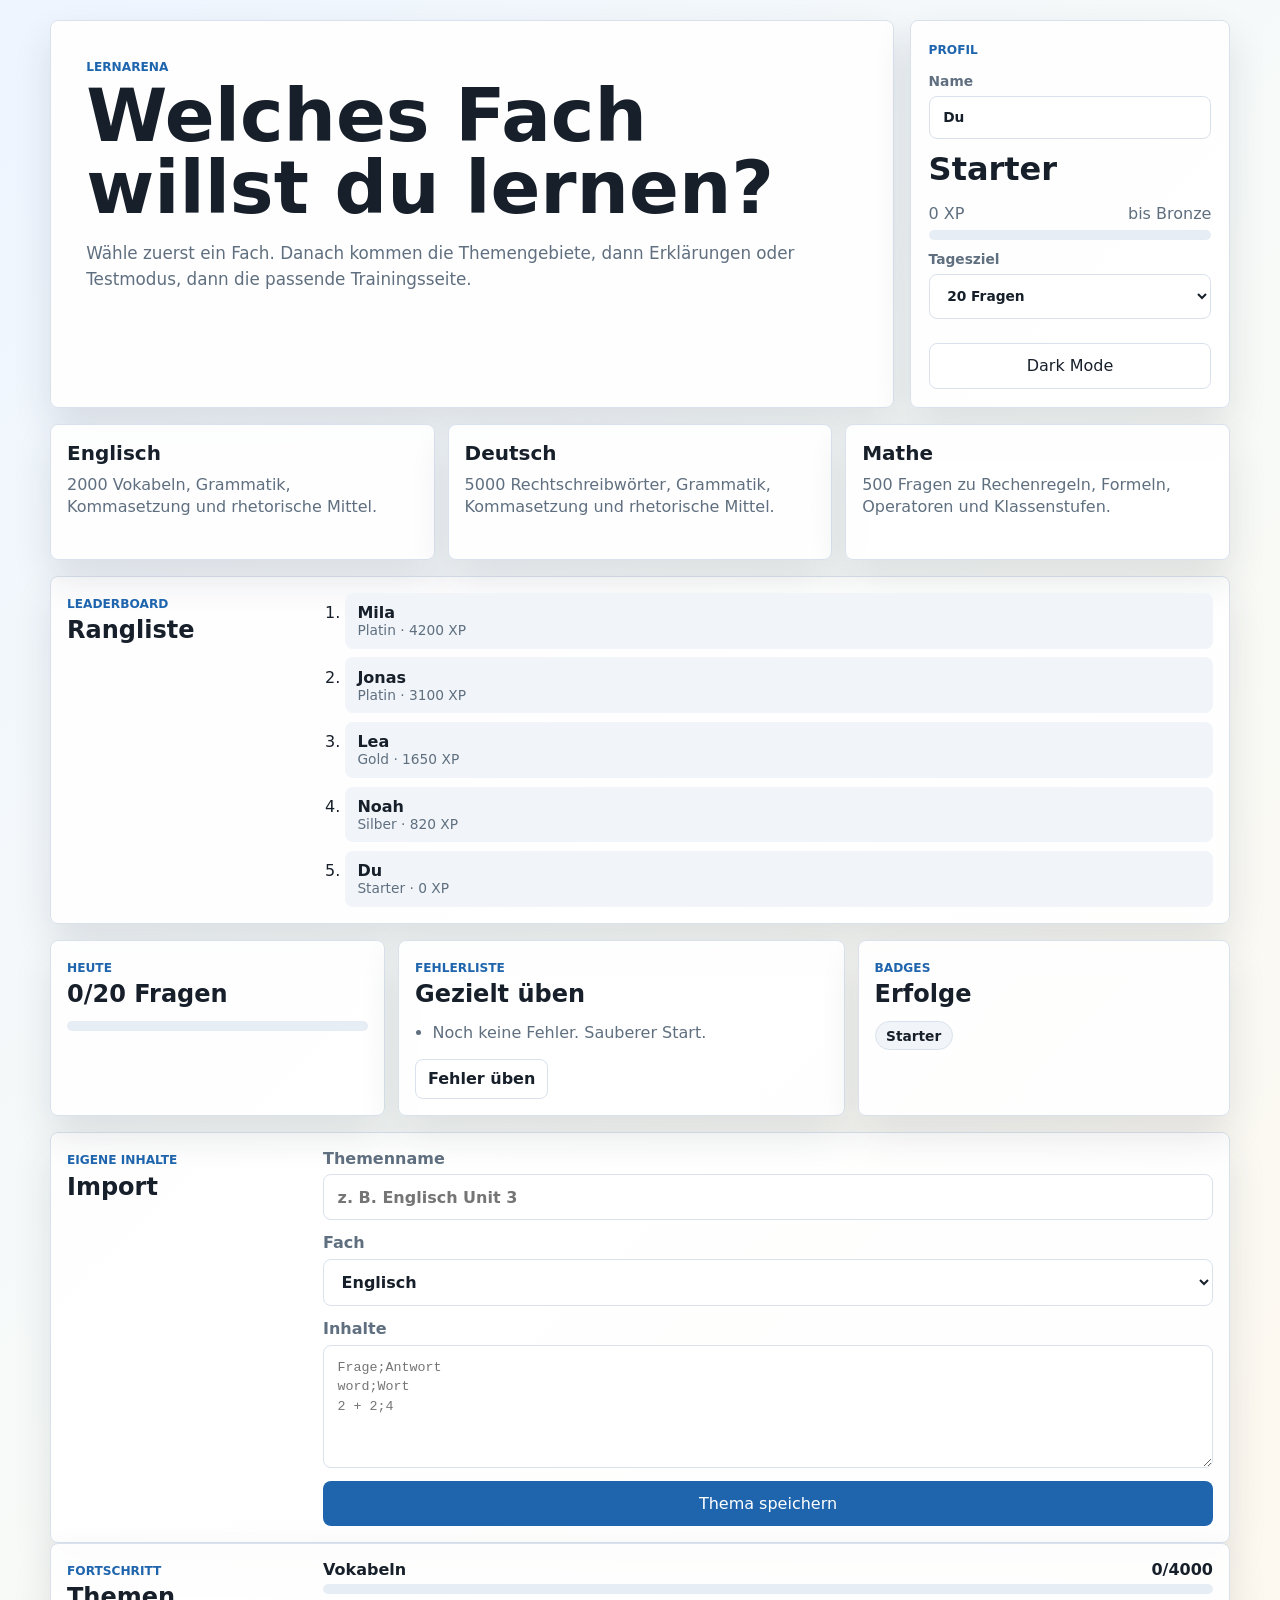
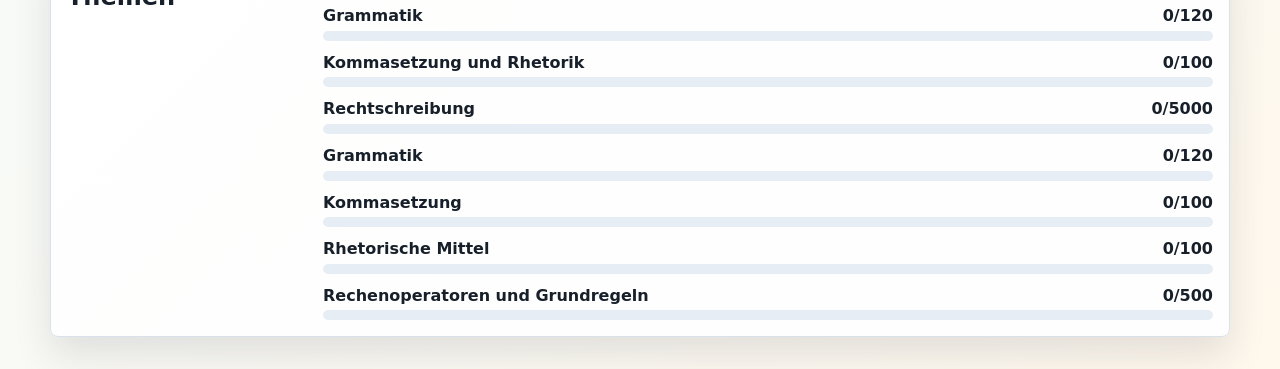
<file: index.html>
<!doctype html>
<html lang="de">
  <head>
    <meta charset="utf-8" />
    <meta name="viewport" content="width=device-width, initial-scale=1" />
    <title>Lernarena - Fach wählen</title>
    <link rel="stylesheet" href="styles.css" />
  </head>
  <body data-page="home">
    <main class="home">
      <header class="hero">
        <div>
          <span class="eyebrow">Lernarena</span>
          <h1>Welches Fach willst du lernen?</h1>
          <p>Wähle zuerst ein Fach. Danach kommen die Themengebiete, dann Erklärungen oder Testmodus, dann die passende Trainingsseite.</p>
        </div>
        <section class="profile-card">
          <span class="eyebrow">Profil</span>
          <label class="compact-label">
            Name
            <input id="playerNameInput" type="text" placeholder="Dein Name" />
          </label>
          <h2 id="rankTitle">Starter</h2>
          <div class="xp-row">
            <span id="xpText">0 XP</span>
            <span id="nextRankText">bis Bronze</span>
          </div>
          <div class="progress-track"><div id="xpProgress" class="progress-fill"></div></div>
          <label class="compact-label">
            Tagesziel
            <select id="dailyGoalSelect">
              <option value="10">10 Fragen</option>
              <option value="20">20 Fragen</option>
              <option value="50">50 Fragen</option>
              <option value="100">100 Fragen</option>
            </select>
          </label>
          <button id="themeToggle" class="ghost-button full-button">Dark Mode</button>
        </section>
      </header>

      <section class="subject-choice">
        <a class="mode-card subject-card" href="fach.html?subject=english">
          <strong>Englisch</strong>
          <span>2000 Vokabeln, Grammatik, Kommasetzung und rhetorische Mittel.</span>
        </a>
        <a class="mode-card subject-card" href="fach.html?subject=german">
          <strong>Deutsch</strong>
          <span>5000 Rechtschreibwörter, Grammatik, Kommasetzung und rhetorische Mittel.</span>
        </a>
        <a class="mode-card subject-card" href="fach.html?subject=math">
          <strong>Mathe</strong>
          <span>500 Fragen zu Rechenregeln, Formeln, Operatoren und Klassenstufen.</span>
        </a>
      </section>

      <section class="leaderboard-card">
        <div>
          <span class="eyebrow">Leaderboard</span>
          <h2>Rangliste</h2>
        </div>
        <ol id="leaderboard" class="leaderboard"></ol>
      </section>

      <section class="dashboard-grid">
        <article class="dashboard-card">
          <span class="eyebrow">Heute</span>
          <h2 id="dailyGoalText">0/20 Fragen</h2>
          <div class="progress-track"><div id="dailyGoalProgress" class="progress-fill"></div></div>
        </article>
        <article class="dashboard-card">
          <span class="eyebrow">Fehlerliste</span>
          <h2>Gezielt üben</h2>
          <ul id="mistakeList" class="simple-list"></ul>
          <a class="inline-action" href="multiple-choice.html?subject=all&topic=mistakes&mode=choice&phase=review&count=20&direction=auto">Fehler üben</a>
        </article>
        <article class="dashboard-card">
          <span class="eyebrow">Badges</span>
          <h2>Erfolge</h2>
          <div id="badgeList" class="badge-list"></div>
        </article>
      </section>

      <section class="leaderboard-card">
        <div>
          <span class="eyebrow">Eigene Inhalte</span>
          <h2>Import</h2>
        </div>
        <div class="import-panel">
          <label>Themenname <input id="customTopicName" type="text" placeholder="z. B. Englisch Unit 3" /></label>
          <label>Fach
            <select id="customTopicSubject">
              <option value="english">Englisch</option>
              <option value="german">Deutsch</option>
              <option value="math">Mathe</option>
            </select>
          </label>
          <label>Inhalte
            <textarea id="customTopicData" rows="5" placeholder="Frage;Antwort&#10;word;Wort&#10;2 + 2;4"></textarea>
          </label>
          <button id="customTopicButton">Thema speichern</button>
        </div>
      </section>

      <section class="leaderboard-card">
        <div>
          <span class="eyebrow">Fortschritt</span>
          <h2>Themen</h2>
        </div>
        <div id="topicProgress" class="topic-progress"></div>
      </section>
    </main>
    <script src="app.js"></script>
  </body>
</html>
</file>
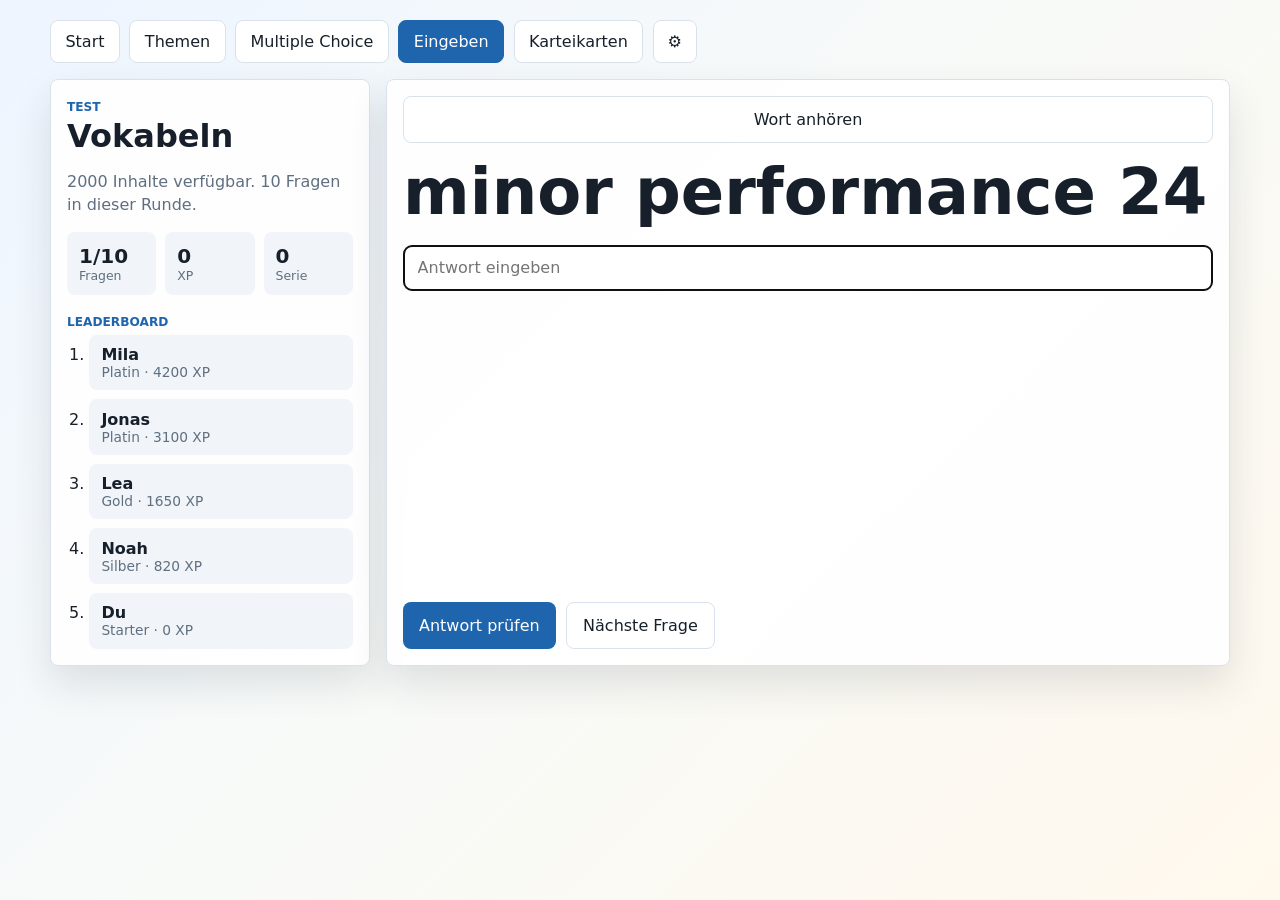
<file: eingeben.html>
<!doctype html>
<html lang="de">
  <head>
    <meta charset="utf-8" />
    <meta name="viewport" content="width=device-width, initial-scale=1" />
    <title>Eingeben - Lernarena</title>
    <link rel="stylesheet" href="styles.css" />
  </head>
  <body data-page="trainer" data-mode="type">
    <main class="trainer-page">
      <nav class="top-nav">
        <a href="index.html">Start</a>
        <a id="backToTopics" href="fach.html">Themen</a>
        <a id="switchChoice" href="multiple-choice.html">Multiple Choice</a>
        <a id="switchType" href="eingeben.html">Eingeben</a>
        <a id="switchFlash" href="karteikarten.html">Karteikarten</a>
        <button id="settingsButton" class="ghost-button settings-button">⚙</button>
      </nav>
      <section id="settingsPanel" class="settings-panel hidden">
        <label>Anzahl <select id="countSetting"></select></label>
        <label>Sprache/Richtung <select id="directionSetting"></select></label>
      </section>
      <section class="trainer-shell">
        <aside class="session-panel">
          <span class="eyebrow" id="phaseLabel">Lernen</span>
          <h1 id="sessionTitle">Training</h1>
          <p id="sessionMeta"></p>
          <div class="stat-grid">
            <div><strong id="questionCounter">0/0</strong><span>Fragen</span></div>
            <div><strong id="sessionXp">0</strong><span>XP</span></div>
            <div><strong id="streakText">0</strong><span>Serie</span></div>
          </div>
          <section class="mini-leaderboard">
            <span class="eyebrow">Leaderboard</span>
            <ol id="leaderboard" class="leaderboard"></ol>
          </section>
        </aside>
        <article class="question-panel">
          <div id="ruleBox" class="rule-box"></div>
          <button id="speakButton" class="ghost-button hidden">Wort anhören</button>
          <h2 id="questionText">Frage wird geladen...</h2>
          <div id="answerArea" class="answer-area"></div>
          <div id="feedback" class="feedback" aria-live="polite"></div>
          <div class="trainer-actions">
            <button id="checkButton">Antwort prüfen</button>
            <button id="nextButton" class="ghost-button">Nächste Frage</button>
          </div>
        </article>
      </section>
    </main>
    <script src="app.js"></script>
  </body>
</html>
</file>
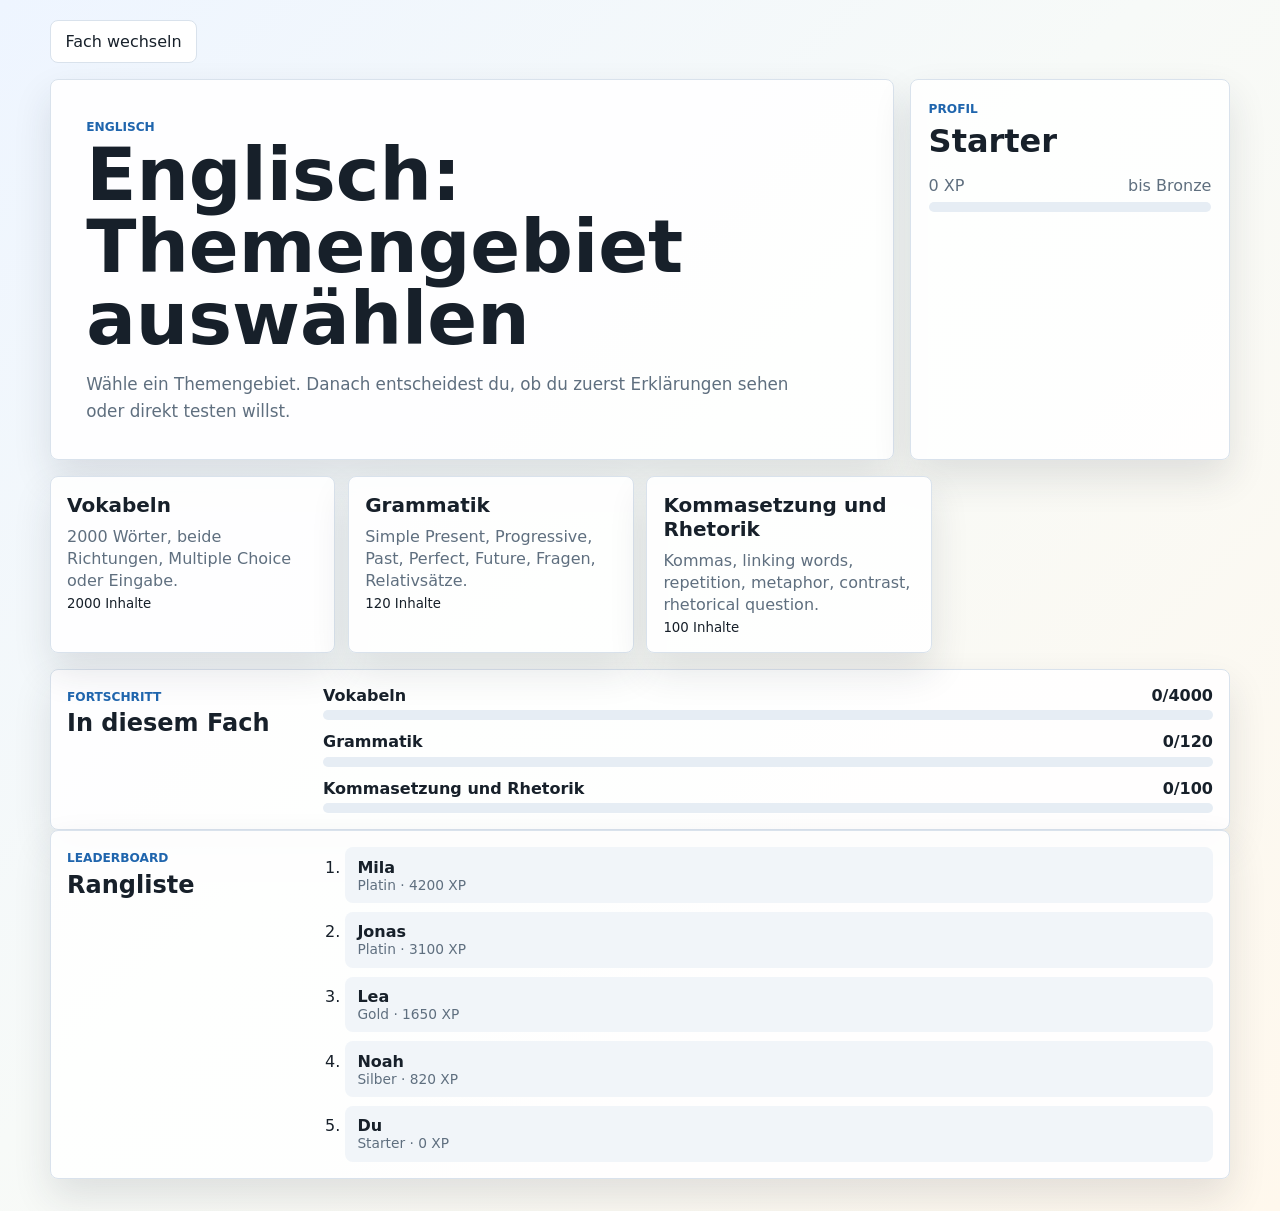
<file: fach.html>
<!doctype html>
<html lang="de">
  <head>
    <meta charset="utf-8" />
    <meta name="viewport" content="width=device-width, initial-scale=1" />
    <title>Lernarena - Themen</title>
    <link rel="stylesheet" href="styles.css" />
  </head>
  <body data-page="subject">
    <main class="home">
      <nav class="top-nav"><a href="index.html">Fach wechseln</a></nav>
      <header class="hero slim">
        <div>
          <span class="eyebrow" id="subjectKicker">Fach</span>
          <h1 id="subjectTitle">Thema auswählen</h1>
          <p id="subjectText">Wähle ein Themengebiet. Danach entscheidest du, ob du zuerst Erklärungen sehen oder direkt testen willst.</p>
        </div>
        <section class="profile-card">
          <span class="eyebrow">Profil</span>
          <h2 id="rankTitle">Starter</h2>
          <div class="xp-row"><span id="xpText">0 XP</span><span id="nextRankText">bis Bronze</span></div>
          <div class="progress-track"><div id="xpProgress" class="progress-fill"></div></div>
        </section>
      </header>
      <section id="topicGrid" class="mode-grid topic-grid"></section>
      <section class="leaderboard-card">
        <div><span class="eyebrow">Fortschritt</span><h2>In diesem Fach</h2></div>
        <div id="topicProgress" class="topic-progress"></div>
      </section>
      <section class="leaderboard-card">
        <div><span class="eyebrow">Leaderboard</span><h2>Rangliste</h2></div>
        <ol id="leaderboard" class="leaderboard"></ol>
      </section>
    </main>
    <script src="app.js"></script>
  </body>
</html>
</file>
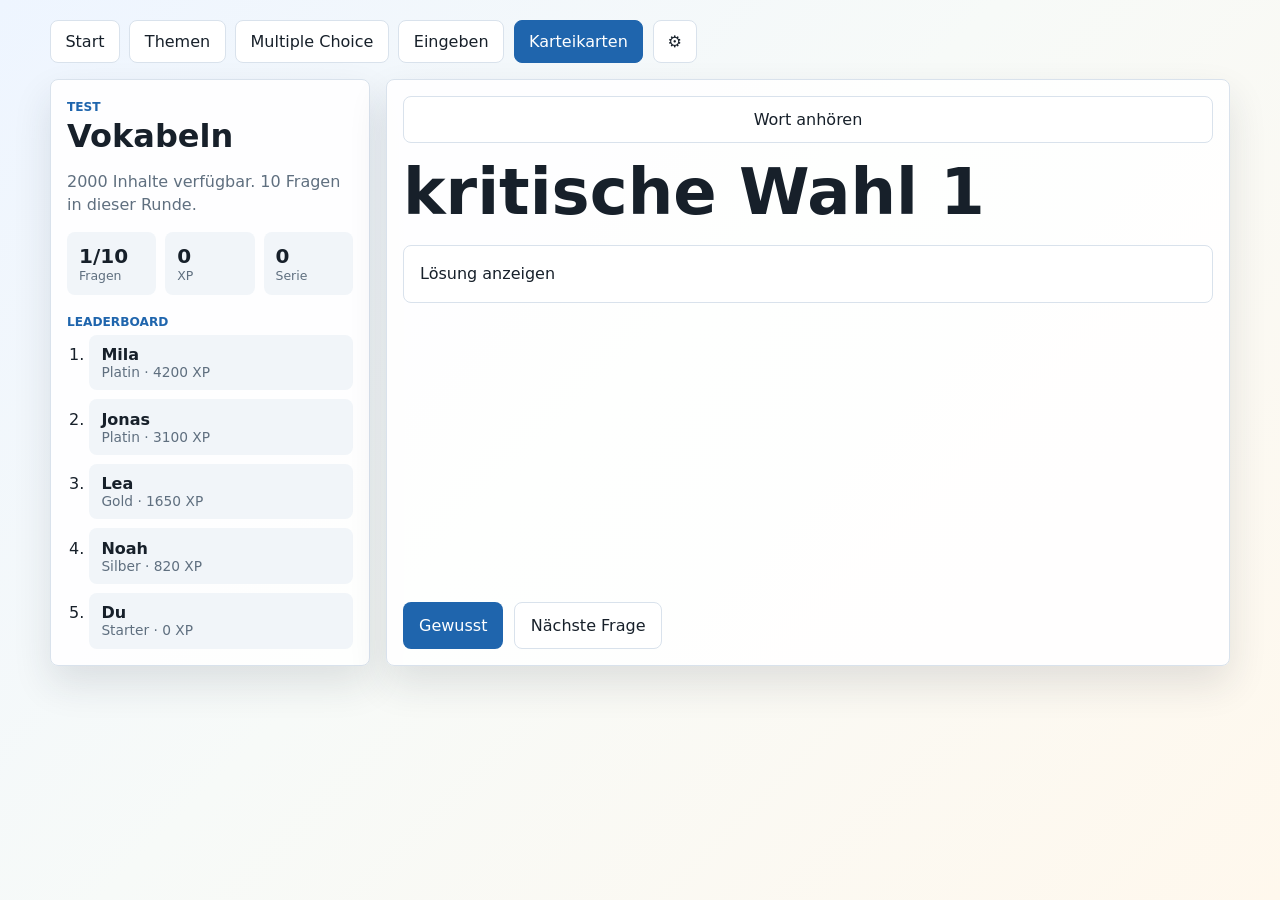
<file: karteikarten.html>
<!doctype html>
<html lang="de">
  <head>
    <meta charset="utf-8" />
    <meta name="viewport" content="width=device-width, initial-scale=1" />
    <title>Karteikarten - Lernarena</title>
    <link rel="stylesheet" href="styles.css" />
  </head>
  <body data-page="trainer" data-mode="flash">
    <main class="trainer-page">
      <nav class="top-nav">
        <a href="index.html">Start</a>
        <a id="backToTopics" href="fach.html">Themen</a>
        <a id="switchChoice" href="multiple-choice.html">Multiple Choice</a>
        <a id="switchType" href="eingeben.html">Eingeben</a>
        <a id="switchFlash" href="karteikarten.html">Karteikarten</a>
        <button id="settingsButton" class="ghost-button settings-button">⚙</button>
      </nav>
      <section id="settingsPanel" class="settings-panel hidden">
        <label>Anzahl <select id="countSetting"></select></label>
        <label>Sprache/Richtung <select id="directionSetting"></select></label>
      </section>
      <section class="trainer-shell">
        <aside class="session-panel">
          <span class="eyebrow" id="phaseLabel">Lernen</span>
          <h1 id="sessionTitle">Training</h1>
          <p id="sessionMeta"></p>
          <div class="stat-grid">
            <div><strong id="questionCounter">0/0</strong><span>Fragen</span></div>
            <div><strong id="sessionXp">0</strong><span>XP</span></div>
            <div><strong id="streakText">0</strong><span>Serie</span></div>
          </div>
          <section class="mini-leaderboard">
            <span class="eyebrow">Leaderboard</span>
            <ol id="leaderboard" class="leaderboard"></ol>
          </section>
        </aside>
        <article class="question-panel">
          <div id="ruleBox" class="rule-box"></div>
          <button id="speakButton" class="ghost-button hidden">Wort anhören</button>
          <h2 id="questionText">Frage wird geladen...</h2>
          <div id="answerArea" class="answer-area"></div>
          <div id="feedback" class="feedback" aria-live="polite"></div>
          <div class="trainer-actions">
            <button id="checkButton">Gewusst</button>
            <button id="nextButton" class="ghost-button">Nächste Frage</button>
          </div>
        </article>
      </section>
    </main>
    <script src="app.js"></script>
  </body>
</html>
</file>
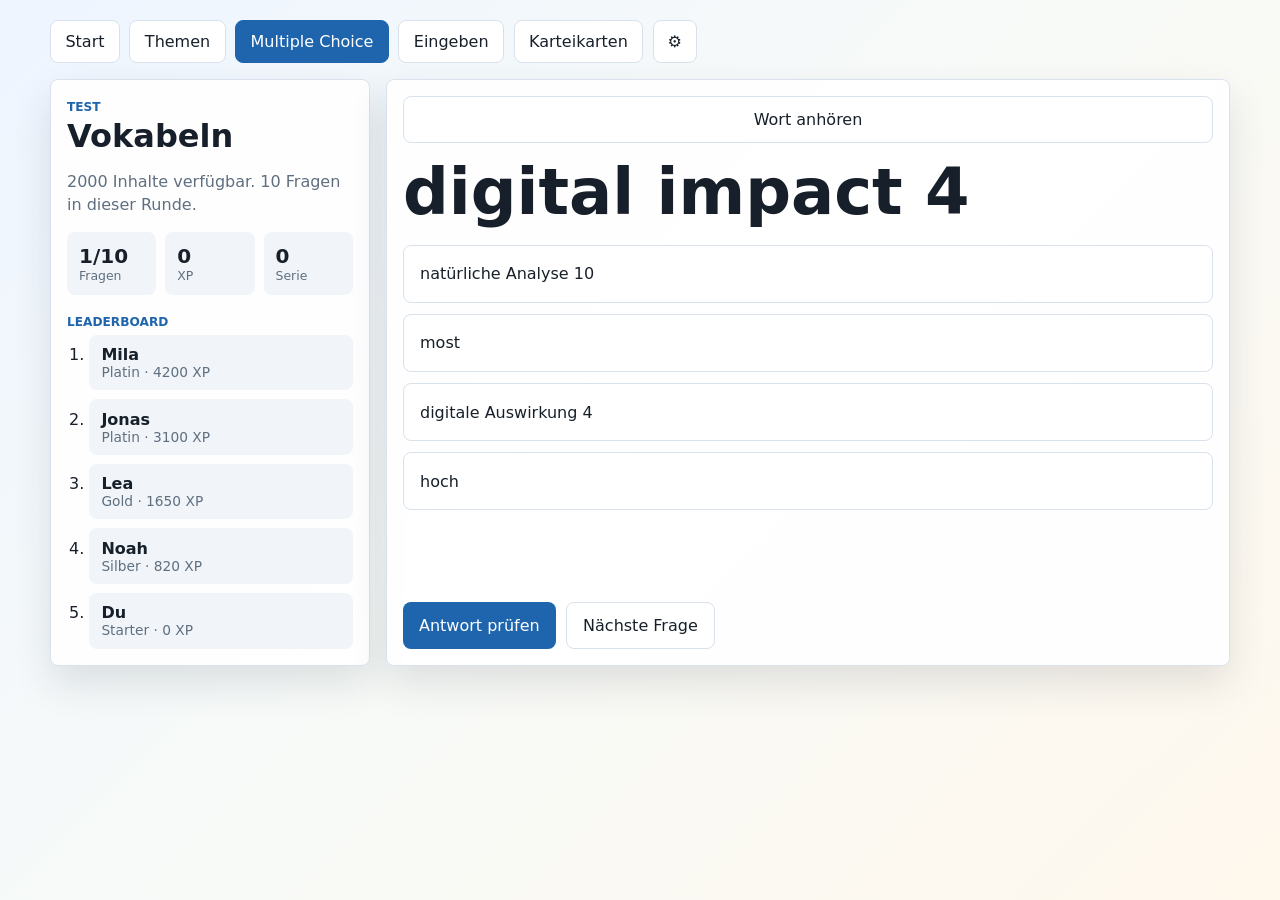
<file: multiple-choice.html>
<!doctype html>
<html lang="de">
  <head>
    <meta charset="utf-8" />
    <meta name="viewport" content="width=device-width, initial-scale=1" />
    <title>Multiple Choice - Lernarena</title>
    <link rel="stylesheet" href="styles.css" />
  </head>
  <body data-page="trainer" data-mode="choice">
    <main class="trainer-page">
      <nav class="top-nav">
        <a href="index.html">Start</a>
        <a id="backToTopics" href="fach.html">Themen</a>
        <a id="switchChoice" href="multiple-choice.html">Multiple Choice</a>
        <a id="switchType" href="eingeben.html">Eingeben</a>
        <a id="switchFlash" href="karteikarten.html">Karteikarten</a>
        <button id="settingsButton" class="ghost-button settings-button">⚙</button>
      </nav>
      <section id="settingsPanel" class="settings-panel hidden">
        <label>Anzahl <select id="countSetting"></select></label>
        <label>Sprache/Richtung <select id="directionSetting"></select></label>
      </section>
      <section class="trainer-shell">
        <aside class="session-panel">
          <span class="eyebrow" id="phaseLabel">Lernen</span>
          <h1 id="sessionTitle">Training</h1>
          <p id="sessionMeta"></p>
          <div class="stat-grid">
            <div><strong id="questionCounter">0/0</strong><span>Fragen</span></div>
            <div><strong id="sessionXp">0</strong><span>XP</span></div>
            <div><strong id="streakText">0</strong><span>Serie</span></div>
          </div>
          <section class="mini-leaderboard">
            <span class="eyebrow">Leaderboard</span>
            <ol id="leaderboard" class="leaderboard"></ol>
          </section>
        </aside>
        <article class="question-panel">
          <div id="ruleBox" class="rule-box"></div>
          <button id="speakButton" class="ghost-button hidden">Wort anhören</button>
          <h2 id="questionText">Frage wird geladen...</h2>
          <div id="answerArea" class="answer-area"></div>
          <div id="feedback" class="feedback" aria-live="polite"></div>
          <div class="trainer-actions">
            <button id="checkButton">Antwort prüfen</button>
            <button id="nextButton" class="ghost-button">Nächste Frage</button>
          </div>
        </article>
      </section>
    </main>
    <script src="app.js"></script>
  </body>
</html>
</file>
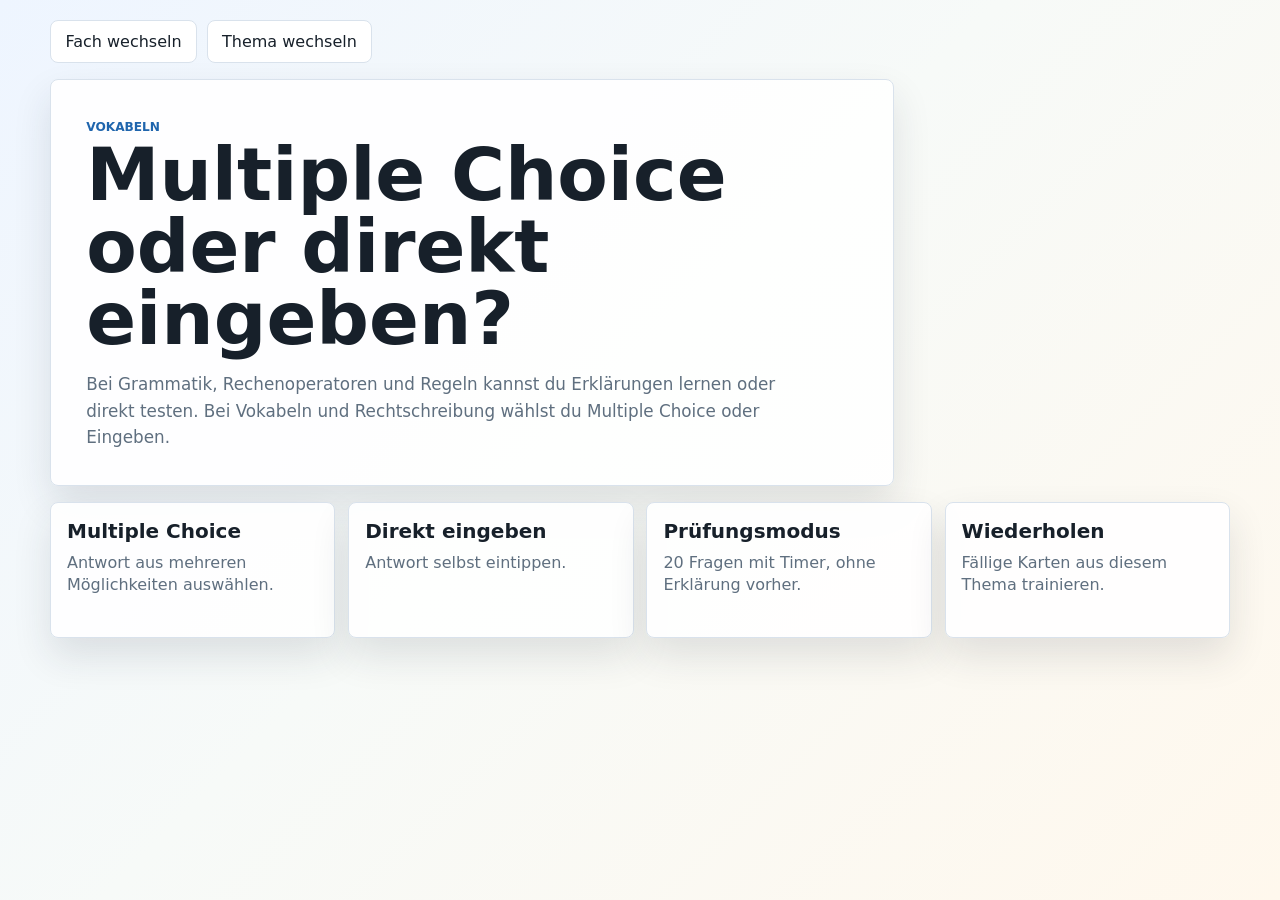
<file: setup.html>
<!doctype html>
<html lang="de">
  <head>
    <meta charset="utf-8" />
    <meta name="viewport" content="width=device-width, initial-scale=1" />
    <title>Lernarena - Lernart</title>
    <link rel="stylesheet" href="styles.css" />
  </head>
  <body data-page="setup">
    <main class="home">
      <nav class="top-nav">
        <a href="index.html">Fach wechseln</a>
        <a id="backToTopics" href="fach.html">Thema wechseln</a>
      </nav>
      <header class="hero slim">
        <div>
          <span class="eyebrow" id="setupKicker">Lernart</span>
          <h1 id="setupTitle">Wie willst du lernen?</h1>
          <p id="setupText">Bei Grammatik, Rechenoperatoren und Regeln kannst du Erklärungen lernen oder direkt testen. Bei Vokabeln und Rechtschreibung wählst du Multiple Choice oder Eingeben.</p>
        </div>
      </header>

      <section id="setupOptions" class="mode-grid"></section>
    </main>
    <script src="app.js"></script>
  </body>
</html>
</file>
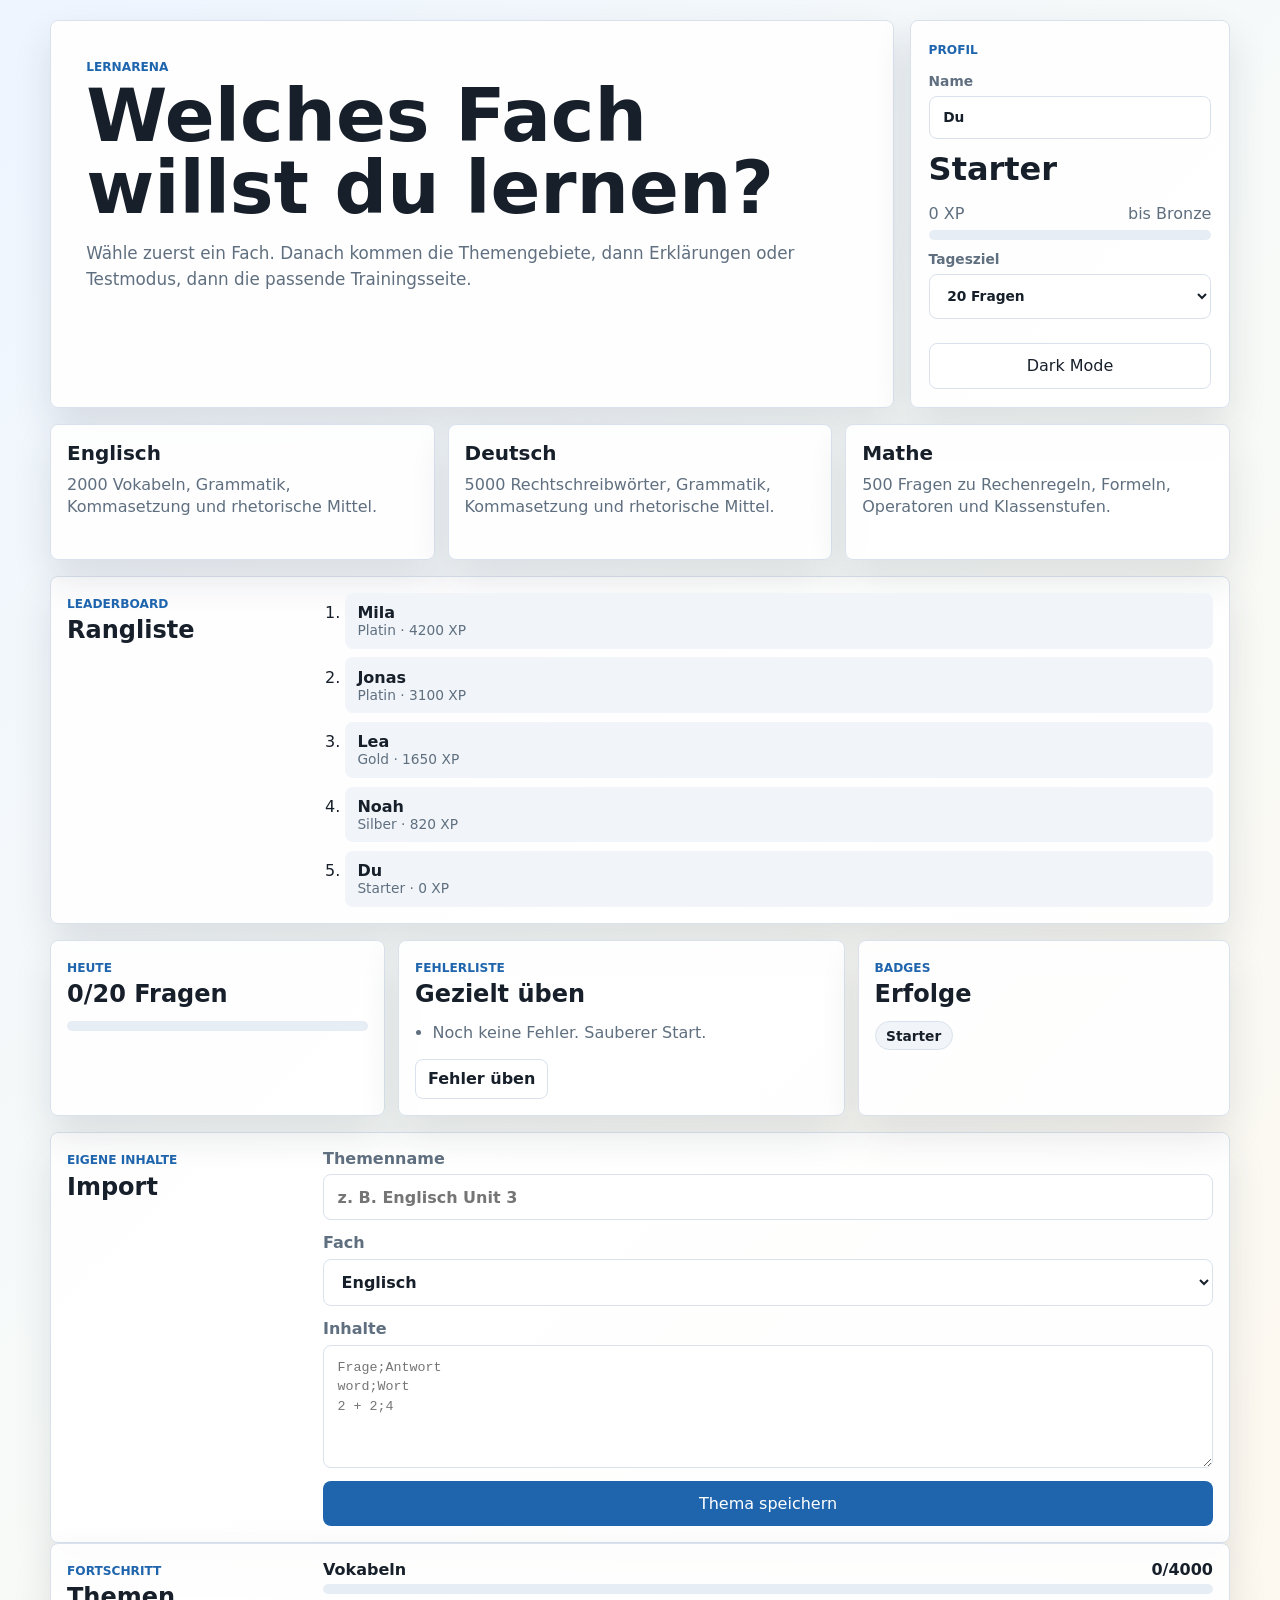
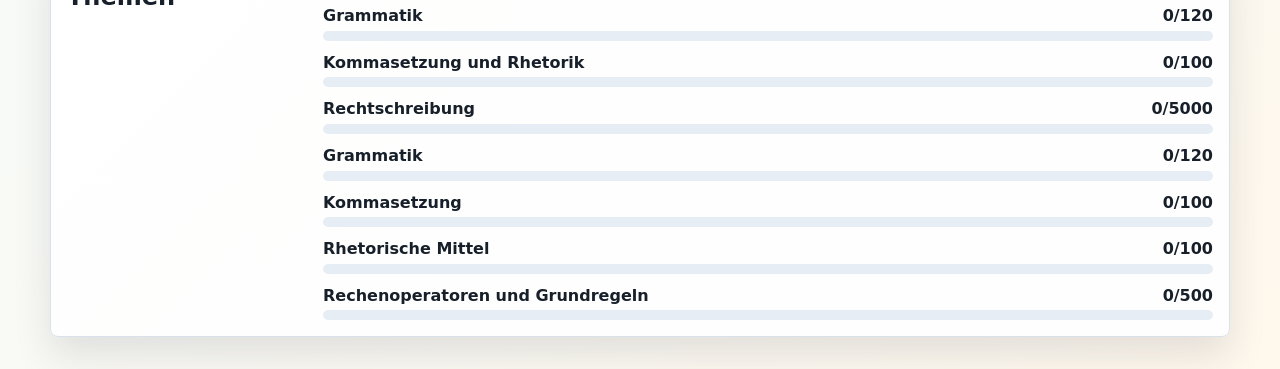
<file: START_HIER.html>
<!doctype html>
<html lang="de">
  <head>
    <meta charset="utf-8" />
    <meta http-equiv="refresh" content="0; url=index.html" />
    <title>Lernarena starten</title>
  </head>
  <body>
    <p><a href="index.html">Lernarena starten</a></p>
  </body>
</html>
</file>
<file: styles.css>
:root {
  --ink: #17202a;
  --muted: #5f6f7f;
  --line: #d9e2ec;
  --panel: #ffffff;
  --paper: #f5f7fb;
  --blue: #1f65ad;
  --green: #15805d;
  --red: #bd3b3b;
  --amber: #c98716;
  --shadow: 0 18px 38px rgba(31, 45, 61, 0.12);
}

* { box-sizing: border-box; }

body {
  margin: 0;
  min-height: 100vh;
  color: var(--ink);
  background: linear-gradient(135deg, #eef5ff, #f7faf8 46%, #fff8ed);
  font-family: Inter, ui-sans-serif, system-ui, -apple-system, BlinkMacSystemFont, "Segoe UI", sans-serif;
}

body.dark {
  --ink: #edf3f8;
  --muted: #aab7c4;
  --line: #2f4154;
  --panel: #172232;
  --paper: #0d1520;
  --blue: #76b7ff;
  --green: #68d59f;
  --red: #ff8a8a;
  --amber: #ffc766;
  --shadow: 0 18px 38px rgba(0, 0, 0, 0.32);
  background: linear-gradient(135deg, #101927, #131d2a 46%, #201a12);
}

a { color: inherit; text-decoration: none; }

button, input, select { font: inherit; }

button, .mode-card {
  border: 0;
  border-radius: 8px;
  cursor: pointer;
}

button {
  padding: 0.8rem 1rem;
  color: #fff;
  background: var(--blue);
}

button:disabled {
  cursor: not-allowed;
  opacity: 0.55;
}

select, input, textarea {
  width: 100%;
  min-width: 0;
  border: 1px solid var(--line);
  border-radius: 8px;
  padding: 0.78rem 0.85rem;
  color: var(--ink);
  background: #fff;
}

body.dark select,
body.dark input,
body.dark textarea {
  color: var(--ink);
  background: #101927;
}

.home, .trainer-page {
  width: min(1180px, calc(100% - 2rem));
  margin: 0 auto;
  padding: 1.25rem 0 2rem;
}

.hero {
  display: grid;
  grid-template-columns: minmax(0, 1fr) 320px;
  gap: 1rem;
  align-items: stretch;
  margin-bottom: 1rem;
}

.hero > div, .profile-card, .control-panel, .mode-card, .catalog-card,
.session-panel, .question-panel {
  border: 1px solid var(--line);
  border-radius: 8px;
  background: rgba(255, 255, 255, 0.92);
  box-shadow: var(--shadow);
}

.hero > div {
  padding: clamp(1.2rem, 4vw, 2.2rem);
}

.hero h1 {
  max-width: 780px;
  margin: 0;
  font-size: clamp(2.1rem, 6vw, 4.6rem);
  line-height: 0.98;
  letter-spacing: 0;
}

.hero p {
  max-width: 720px;
  margin: 1rem 0 0;
  color: var(--muted);
  font-size: 1.05rem;
  line-height: 1.55;
}

.eyebrow {
  display: inline-block;
  margin-bottom: 0.35rem;
  color: var(--blue);
  font-size: 0.76rem;
  font-weight: 800;
  letter-spacing: 0;
  text-transform: uppercase;
}

.profile-card {
  padding: 1.1rem;
}

.compact-label {
  margin: 0.7rem 0;
  font-size: 0.86rem;
}

.full-button {
  width: 100%;
  margin-top: 0.8rem;
}

.profile-card h2 {
  margin: 0;
  font-size: 2rem;
}

.xp-row {
  display: flex;
  justify-content: space-between;
  gap: 1rem;
  margin: 1rem 0 0.45rem;
  color: var(--muted);
}

.progress-track {
  height: 10px;
  overflow: hidden;
  border-radius: 999px;
  background: #e6edf4;
}

.progress-fill {
  width: 0%;
  height: 100%;
  background: linear-gradient(90deg, var(--green), #e2a51d);
}

.control-panel {
  display: grid;
  grid-template-columns: repeat(4, minmax(0, 1fr));
  gap: 0.8rem;
  padding: 1rem;
  margin-bottom: 1rem;
}

.custom-panel {
  grid-template-columns: 1fr 1fr minmax(180px, 0.7fr) auto;
  align-items: end;
}

label {
  display: grid;
  gap: 0.4rem;
  color: var(--muted);
  font-weight: 700;
}

.mode-grid {
  display: grid;
  grid-template-columns: repeat(4, minmax(0, 1fr));
  gap: 0.8rem;
  margin-bottom: 1rem;
}

.subject-choice {
  display: grid;
  grid-template-columns: repeat(3, minmax(0, 1fr));
  gap: 0.8rem;
  margin-bottom: 1rem;
}

.subject-card {
  min-height: 180px;
}

.mode-card {
  display: block;
  min-height: 136px;
  padding: 1rem;
  transition: transform 150ms ease, border-color 150ms ease;
}

.mode-card:hover {
  border-color: var(--blue);
  transform: translateY(-2px);
}

.mode-card.review {
  background: #eef9f3;
}

.mode-card.disabled {
  pointer-events: none;
  color: var(--muted);
  background: #e8edf2;
}

.mode-card strong, .mode-card span {
  display: block;
}

.mode-card strong {
  font-size: 1.25rem;
}

.mode-card span {
  margin-top: 0.55rem;
  color: var(--muted);
  line-height: 1.4;
}

.catalog {
  display: grid;
  grid-template-columns: repeat(3, minmax(0, 1fr));
  gap: 0.8rem;
}

.catalog-card {
  padding: 1rem;
}

.leaderboard-card {
  display: grid;
  grid-template-columns: 240px minmax(0, 1fr);
  gap: 1rem;
  align-items: start;
  border: 1px solid var(--line);
  border-radius: 8px;
  padding: 1rem;
  background: rgba(255, 255, 255, 0.92);
  box-shadow: var(--shadow);
}

.leaderboard-card h2 {
  margin: 0;
}

.leaderboard {
  display: grid;
  gap: 0.55rem;
  margin: 0;
  padding-left: 1.4rem;
}

.dashboard-grid {
  display: grid;
  grid-template-columns: 0.9fr 1.2fr 1fr;
  gap: 0.8rem;
  margin: 1rem 0;
}

.dashboard-card {
  border: 1px solid var(--line);
  border-radius: 8px;
  padding: 1rem;
  background: rgba(255, 255, 255, 0.92);
  box-shadow: var(--shadow);
}

body.dark .hero > div,
body.dark .profile-card,
body.dark .control-panel,
body.dark .mode-card,
body.dark .catalog-card,
body.dark .session-panel,
body.dark .question-panel,
body.dark .leaderboard-card,
body.dark .dashboard-card,
body.dark .settings-panel,
body.dark .top-nav a,
body.dark .ghost-button {
  background: rgba(23, 34, 50, 0.94);
}

.dashboard-card h2 {
  margin: 0 0 0.8rem;
}

.simple-list {
  margin: 0;
  padding-left: 1.1rem;
  color: var(--muted);
  line-height: 1.55;
}

.inline-action {
  display: inline-block;
  margin-top: 0.8rem;
  border: 1px solid var(--line);
  border-radius: 8px;
  padding: 0.6rem 0.75rem;
  color: var(--ink);
  background: #fff;
  font-weight: 800;
}

body.dark .inline-action {
  background: #101927;
}

.badge-list {
  display: flex;
  flex-wrap: wrap;
  gap: 0.5rem;
}

.badge {
  border: 1px solid var(--line);
  border-radius: 999px;
  padding: 0.35rem 0.65rem;
  color: var(--ink);
  background: #f1f5f9;
  font-weight: 800;
  font-size: 0.86rem;
}

body.dark .badge {
  background: #101927;
}

.topic-progress {
  display: grid;
  gap: 0.75rem;
}

.import-panel {
  display: grid;
  gap: 0.8rem;
}

.import-panel textarea {
  resize: vertical;
  line-height: 1.45;
}

.topic-progress-item {
  display: grid;
  gap: 0.35rem;
}

.topic-progress-item strong {
  display: flex;
  justify-content: space-between;
  gap: 1rem;
}

.leaderboard li {
  padding: 0.65rem 0.75rem;
  border-radius: 8px;
  background: #f1f5f9;
}

.leaderboard strong,
.leaderboard span {
  display: block;
}

.leaderboard span {
  color: var(--muted);
  font-size: 0.86rem;
}

.mini-leaderboard {
  margin-top: 1rem;
}

.catalog-card h2 {
  margin: 0 0 0.7rem;
}

.catalog-card ul {
  margin: 0;
  padding-left: 1.1rem;
  color: var(--muted);
  line-height: 1.55;
}

.top-nav {
  display: flex;
  flex-wrap: wrap;
  gap: 0.6rem;
  margin-bottom: 1rem;
}

.top-nav a {
  border: 1px solid var(--line);
  border-radius: 8px;
  padding: 0.7rem 0.9rem;
  background: #fff;
}

.top-nav button {
  min-width: 44px;
  padding: 0.68rem 0.85rem;
}

.top-nav a.active {
  color: #fff;
  border-color: var(--blue);
  background: var(--blue);
}

.top-nav a.disabled {
  pointer-events: none;
  color: var(--muted);
  background: #e8edf2;
}

.trainer-shell {
  display: grid;
  grid-template-columns: 320px minmax(0, 1fr);
  gap: 1rem;
}

.settings-panel {
  display: grid;
  grid-template-columns: repeat(2, minmax(180px, 260px));
  gap: 0.8rem;
  margin-bottom: 1rem;
  border: 1px solid var(--line);
  border-radius: 8px;
  padding: 1rem;
  background: #fff;
  box-shadow: var(--shadow);
}

.timer-box {
  margin-top: 0.75rem;
  border: 1px solid var(--line);
  border-radius: 8px;
  padding: 0.7rem;
  color: var(--ink);
  background: #fff7e7;
  font-weight: 900;
}

body.dark .timer-box {
  background: #2b2112;
}

.session-panel, .question-panel {
  padding: 1rem;
}

.session-panel h1 {
  margin: 0;
  font-size: 2rem;
  line-height: 1.05;
}

.session-panel p {
  color: var(--muted);
  line-height: 1.45;
}

.stat-grid {
  display: grid;
  grid-template-columns: repeat(3, 1fr);
  gap: 0.55rem;
  margin-top: 1rem;
}

.stat-grid div {
  padding: 0.75rem;
  border-radius: 8px;
  background: #f1f5f9;
}

.stat-grid strong, .stat-grid span {
  display: block;
}

.stat-grid strong { font-size: 1.25rem; }
.stat-grid span { color: var(--muted); font-size: 0.78rem; }

.question-panel {
  min-height: 520px;
  display: flex;
  flex-direction: column;
}

.question-panel h2 {
  margin: 1rem 0 0;
  font-size: clamp(2rem, 5vw, 4rem);
  line-height: 1.04;
  letter-spacing: 0;
}

.rule-box {
  display: none;
  padding: 0.9rem;
  border-left: 4px solid var(--blue);
  border-radius: 8px;
  color: #24435f;
  background: #edf5ff;
  line-height: 1.5;
}

.rule-box.visible { display: block; }

.answer-area {
  display: grid;
  gap: 0.7rem;
  margin-top: 1.2rem;
}

.choice-button {
  min-height: 58px;
  border: 1px solid var(--line);
  color: var(--ink);
  text-align: left;
  background: #fff;
}

.choice-button.selected {
  border-color: var(--blue);
  background: #edf5ff;
}

.ghost-button {
  border: 1px solid var(--line);
  color: var(--ink);
  background: #fff;
}

.hidden { display: none; }

.flash-answer {
  display: none;
  padding: 1rem;
  border-radius: 8px;
  color: #0f5132;
  background: #e9f8f0;
  font-size: 1.35rem;
  font-weight: 800;
  line-height: 1.35;
}

.flash-answer.visible { display: block; }

.feedback {
  min-height: 42px;
  margin-top: 1rem;
  font-weight: 800;
  line-height: 1.45;
}

.feedback.good { color: var(--green); }
.feedback.bad { color: var(--red); }
.feedback.info { color: var(--amber); }

.trainer-actions {
  display: flex;
  gap: 0.65rem;
  margin-top: auto;
  padding-top: 1rem;
}

@media (max-width: 920px) {
  .hero, .control-panel, .mode-grid, .catalog, .trainer-shell, .subject-choice, .leaderboard-card, .settings-panel, .dashboard-grid {
    grid-template-columns: 1fr;
  }
}

@media (max-width: 620px) {
  .home, .trainer-page {
    width: min(100% - 1rem, 1180px);
  }

  .trainer-actions, .top-nav {
    flex-direction: column;
  }
}
</file>
